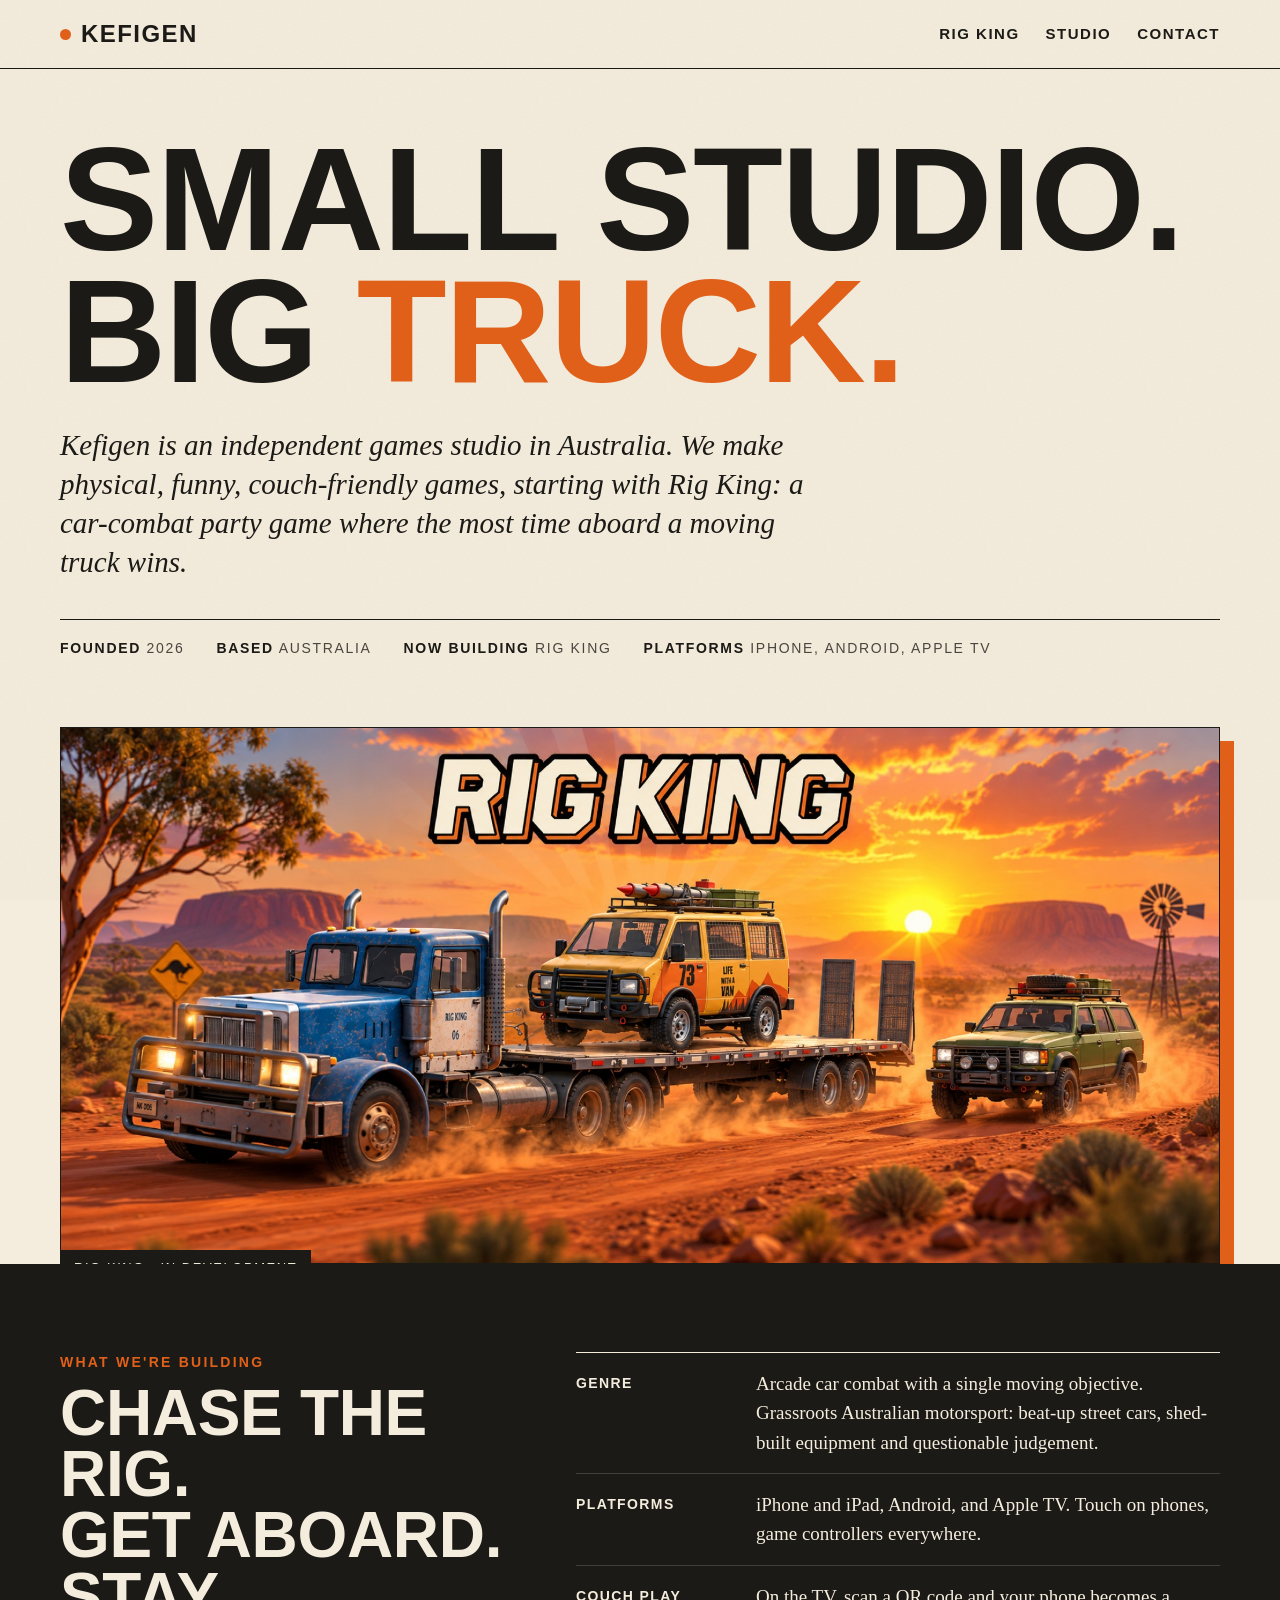
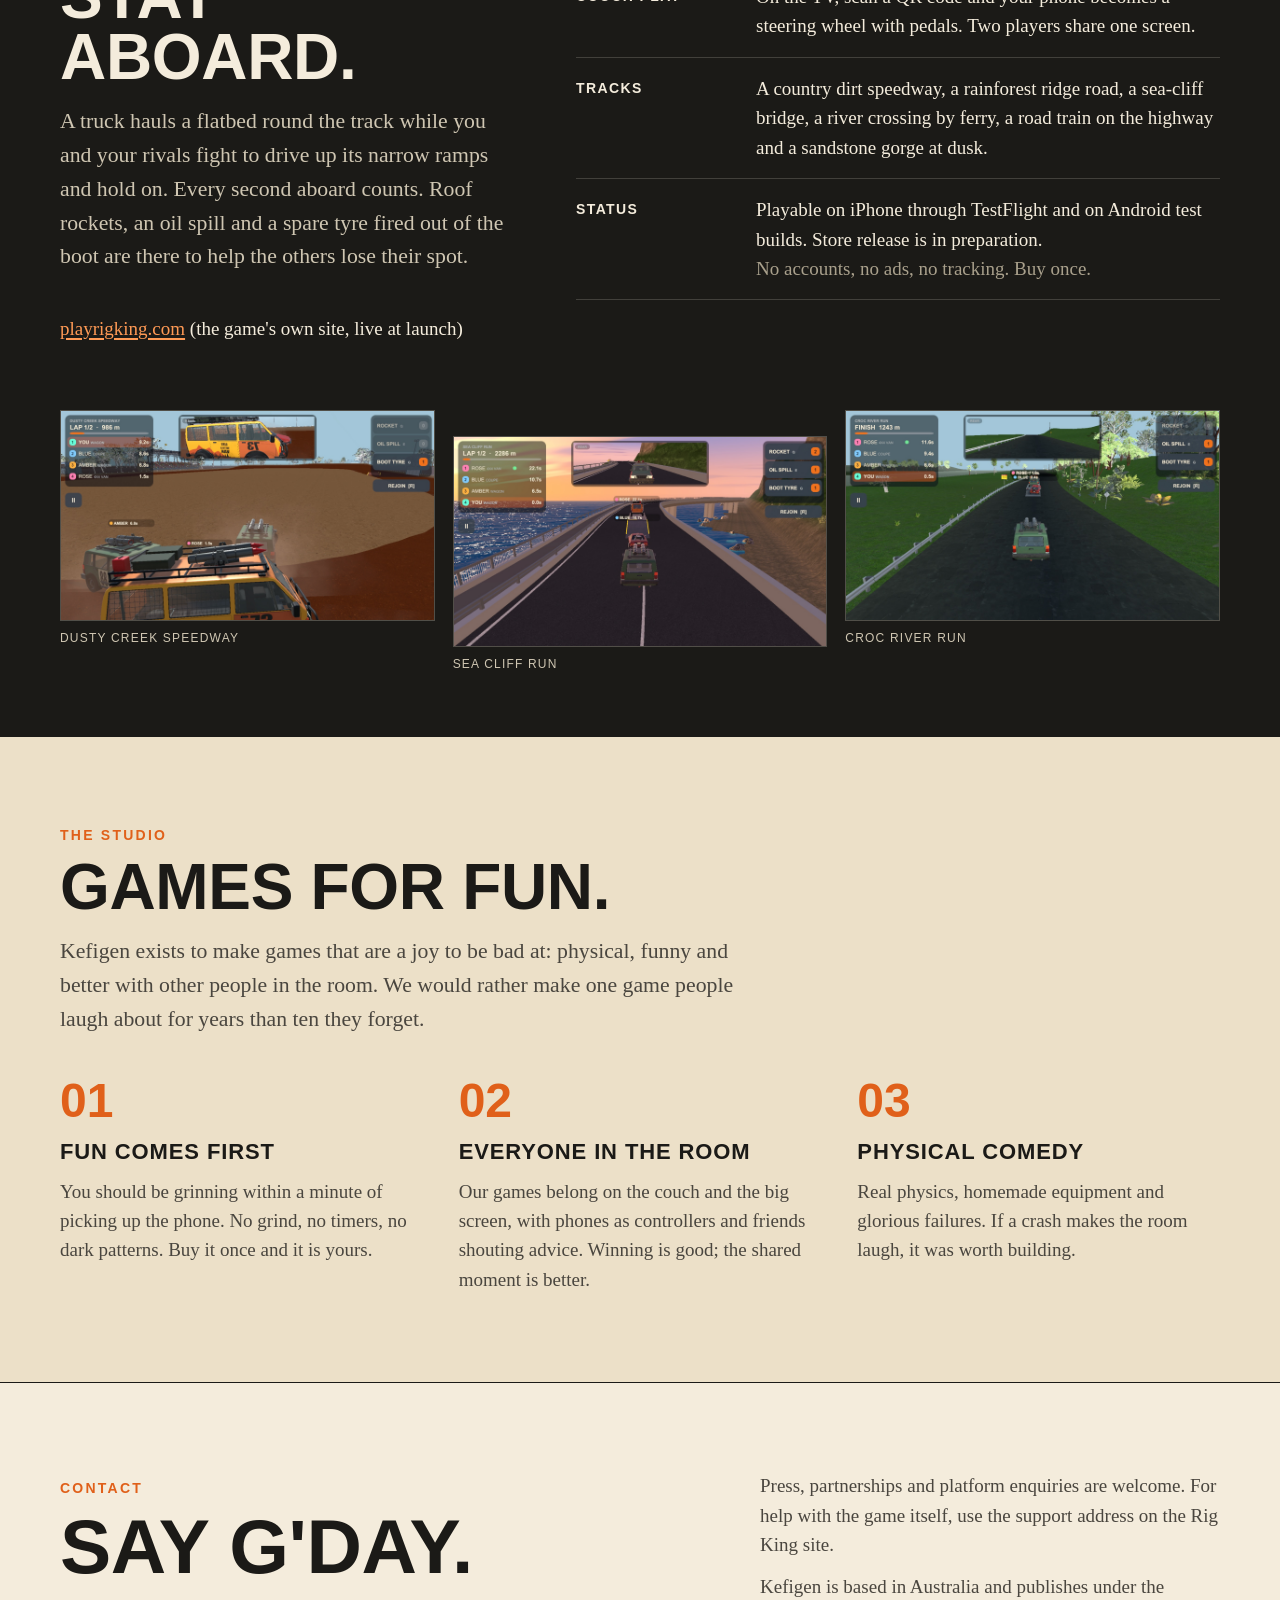
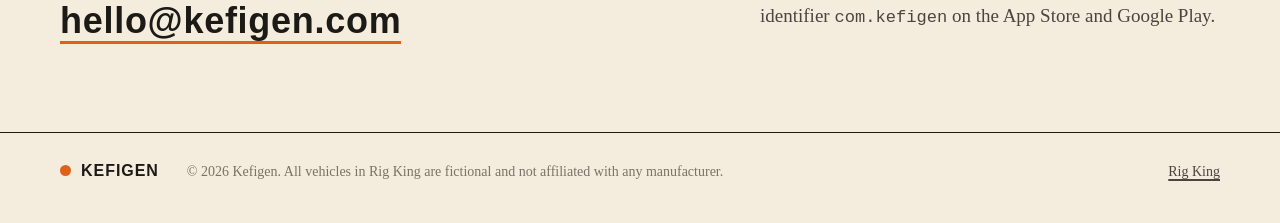
<file: index.html>
<!doctype html>
<html lang="en-AU">
<head>
  <meta charset="utf-8">
  <meta name="viewport" content="width=device-width, initial-scale=1">
  <title>Kefigen: an independent games studio</title>
  <meta name="description" content="Kefigen is an independent games studio in Australia. We are building Rig King, a car-combat party game for iPhone, Android and Apple TV in which the most time aboard a moving truck wins.">
  <meta property="og:title" content="Kefigen">
  <meta property="og:description" content="An independent games studio building Rig King: chase the rig, get aboard, stay aboard.">
  <meta property="og:image" content="https://kefigen.com/assets/rig-king-hero.jpg">
  <meta property="og:url" content="https://kefigen.com/">
  <meta name="twitter:card" content="summary_large_image">
  <meta name="theme-color" content="#f4ecdc">
  <link rel="icon" href="/assets/favicon.svg" type="image/svg+xml">
  <link rel="canonical" href="https://kefigen.com/">
  <link rel="stylesheet" href="/assets/style.css">
</head>
<body>
  <header class="site-header">
    <div class="wrap">
      <a class="wordmark" href="/" aria-label="Kefigen home"><i aria-hidden="true"></i>Kefigen</a>
      <nav class="nav" aria-label="Main">
        <a href="#rig-king">Rig King</a>
        <a href="#studio">Studio</a>
        <a href="#contact">Contact</a>
      </nav>
    </div>
  </header>

  <main>
    <section class="hero" aria-label="Introduction">
      <div class="wrap">
        <h1 class="reveal">Small studio.<br>Big <span class="accent">truck.</span></h1>
        <p class="lede reveal">Kefigen is an independent games studio in Australia. We make physical, funny, couch-friendly games, starting with Rig King: a car-combat party game where the most time aboard a moving truck wins.</p>
        <p class="meta reveal"><span><b>Founded</b> 2026</span><span><b>Based</b> Australia</span><span><b>Now building</b> Rig King</span><span><b>Platforms</b> iPhone, Android, Apple TV</span></p>
        <div class="hero-art reveal">
          <img src="/assets/rig-king-hero.jpg" alt="Rig King key art: a blue truck hauling a flatbed with a yellow van aboard across red outback dirt at sunset, a green wagon chasing" width="2000" height="925" fetchpriority="high">
          <span class="plate">Rig King · in development</span>
        </div>
      </div>
    </section>

    <section id="rig-king" class="ink">
      <div class="wrap">
        <div class="split">
          <div class="sticky">
            <p class="kicker">What we're building</p>
            <h2>Chase the rig.<br>Get aboard.<br>Stay aboard.</h2>
            <p class="intro">A truck hauls a flatbed round the track while you and your rivals fight to drive up its narrow ramps and hold on. Every second aboard counts. Roof rockets, an oil spill and a spare tyre fired out of the boot are there to help the others lose their spot.</p>
            <p><a href="https://playrigking.com/">playrigking.com</a> (the game's own site, live at launch)</p>
          </div>
          <dl class="facts">
            <div><dt>Genre</dt><dd><p>Arcade car combat with a single moving objective. Grassroots Australian motorsport: beat-up street cars, shed-built equipment and questionable judgement.</p></dd></div>
            <div><dt>Platforms</dt><dd><p>iPhone and iPad, Android, and Apple TV. Touch on phones, game controllers everywhere.</p></dd></div>
            <div><dt>Couch play</dt><dd><p>On the TV, scan a QR code and your phone becomes a steering wheel with pedals. Two players share one screen.</p></dd></div>
            <div><dt>Tracks</dt><dd><p>A country dirt speedway, a rainforest ridge road, a sea-cliff bridge, a river crossing by ferry, a road train on the highway and a sandstone gorge at dusk.</p></dd></div>
            <div><dt>Status</dt><dd><p>Playable on iPhone through TestFlight and on Android test builds. Store release is in preparation.</p><p class="mute">No accounts, no ads, no tracking. Buy once.</p></dd></div>
          </dl>
        </div>
        <div class="shots">
          <figure><img src="/assets/dusty-creek.jpg" alt="A pack of cars fighting for the trailer on the red dirt at Dusty Creek Speedway" loading="lazy" width="1600" height="900"><figcaption>Dusty Creek Speedway</figcaption></figure>
          <figure><img src="/assets/sea-cliff.jpg" alt="Racing behind the rig over the sea bridge at Sea Cliff Run at sunrise" loading="lazy" width="1600" height="900"><figcaption>Sea Cliff Run</figcaption></figure>
          <figure><img src="/assets/croc-river.jpg" alt="Cars chasing the rig along the river road at Croc River Run" loading="lazy" width="1600" height="900"><figcaption>Croc River Run</figcaption></figure>
        </div>
      </div>
    </section>

    <section id="studio" class="band">
      <div class="wrap">
        <p class="kicker">The studio</p>
        <h2>Games for fun.</h2>
        <p class="intro">Kefigen exists to make games that are a joy to be bad at: physical, funny and better with other people in the room. We would rather make one game people laugh about for years than ten they forget.</p>
        <div class="cols">
          <div><div class="n">01</div><h3>Fun comes first</h3><p>You should be grinning within a minute of picking up the phone. No grind, no timers, no dark patterns. Buy it once and it is yours.</p></div>
          <div><div class="n">02</div><h3>Everyone in the room</h3><p>Our games belong on the couch and the big screen, with phones as controllers and friends shouting advice. Winning is good; the shared moment is better.</p></div>
          <div><div class="n">03</div><h3>Physical comedy</h3><p>Real physics, homemade equipment and glorious failures. If a crash makes the room laugh, it was worth building.</p></div>
        </div>
      </div>
    </section>

    <section id="contact" class="contact">
      <div class="wrap">
        <div>
          <p class="kicker">Contact</p>
          <h2>Say g'day.</h2>
          <a class="mail" href="mailto:hello@kefigen.com">hello@kefigen.com</a>
        </div>
        <div class="side">
          <p>Press, partnerships and platform enquiries are welcome. For help with the game itself, use the support address on the Rig King site.</p>
          <p>Kefigen is based in Australia and publishes under the identifier <span style="font-family: var(--mono); font-size: .9em;">com.kefigen</span> on the App Store and Google Play.</p>
        </div>
      </div>
    </section>
  </main>

  <footer class="site-footer">
    <div class="wrap">
      <span class="wordmark"><i aria-hidden="true"></i>Kefigen</span>
      <span>© 2026 Kefigen. All vehicles in Rig King are fictional and not affiliated with any manufacturer.</span>
      <span class="right"><a href="https://playrigking.com/">Rig King</a></span>
    </div>
  </footer>
</body>
</html>
</file>
<file: assets/style.css>
/* kefigen.com: a warm, sun-bleached studio letterhead. Cream paper, ink type, one burnt-orange accent.
   Fonts are the sturdy condensed and old-style faces already on the reader's machine: no third-party requests. */
:root {
  --paper: #f4ecdc;
  --paper-2: #ece0c8;
  --paper-3: #e3d4b6;
  --ink: #1b1a17;
  --ink-soft: #4a463f;
  --ink-mute: #7a7366;
  --accent: #e0601a;
  --accent-deep: #b84a12;
  --rule: rgba(27, 26, 23, .16);
  --wrap: 1160px;
  --display: "Avenir Next Condensed", "Helvetica Neue Condensed", "Arial Narrow", "Roboto Condensed", Impact, sans-serif;
  --body: "Iowan Old Style", "Palatino Linotype", "Book Antiqua", Palatino, Georgia, "Times New Roman", serif;
  --mono: "SF Mono", Menlo, Consolas, "Liberation Mono", monospace;
}

* { box-sizing: border-box; }
html { -webkit-text-size-adjust: 100%; scroll-behavior: smooth; }
body {
  margin: 0;
  background: var(--paper);
  color: var(--ink);
  font-family: var(--body);
  font-size: 19px;
  line-height: 1.55;
  position: relative;
}
/* Paper grain */
body::before {
  content: ""; position: fixed; inset: 0; pointer-events: none; z-index: 0; opacity: .5;
  background-image: url("data:image/svg+xml,%3Csvg xmlns='http://www.w3.org/2000/svg' width='160' height='160'%3E%3Cfilter id='n'%3E%3CfeTurbulence type='fractalNoise' baseFrequency='.9' numOctaves='2' stitchTiles='stitch'/%3E%3CfeColorMatrix values='0 0 0 0 0.1 0 0 0 0 0.09 0 0 0 0 0.07 0 0 0 .07 0'/%3E%3C/filter%3E%3Crect width='160' height='160' filter='url(%23n)'/%3E%3C/svg%3E");
}
body > * { position: relative; z-index: 1; }
img { max-width: 100%; height: auto; display: block; }
a { color: var(--accent-deep); text-decoration-thickness: 1.5px; text-underline-offset: 3px; }
a:hover { color: var(--accent); }
:focus-visible { outline: 3px solid var(--accent); outline-offset: 3px; border-radius: 4px; }
.wrap { width: min(var(--wrap), 100% - 32px); margin-inline: auto; }

/* Header */
.site-header { border-bottom: 1.5px solid var(--ink); }
.site-header .wrap { display: flex; align-items: center; gap: 24px; min-height: 68px; }
.wordmark {
  font-family: var(--display); font-weight: 700; text-transform: uppercase; letter-spacing: .06em;
  font-size: 24px; color: var(--ink); text-decoration: none; display: inline-flex; align-items: center; gap: 10px;
}
.wordmark i { width: 11px; height: 11px; border-radius: 50%; background: var(--accent); display: inline-block; }
.nav { margin-left: auto; display: flex; gap: 26px; flex-wrap: wrap; }
.nav a { color: var(--ink); text-decoration: none; font-family: var(--display); text-transform: uppercase; letter-spacing: .1em; font-size: 15px; font-weight: 600; }
.nav a:hover { color: var(--accent); }

/* Hero */
.hero { padding: 64px 0 0; overflow: hidden; }
.hero .wrap { display: grid; grid-template-columns: 1fr; gap: 28px; }
.hero h1 {
  font-family: var(--display); font-weight: 700; text-transform: uppercase; line-height: .9; letter-spacing: -.01em;
  font-size: clamp(56px, 11.5vw, 150px); margin: 0; color: var(--ink);
}
.hero h1 .accent { color: var(--accent); }
.hero .lede {
  font-size: clamp(21px, 2.3vw, 29px); line-height: 1.35; max-width: 760px; margin: 0; color: var(--ink);
  font-style: italic;
}
.hero .meta {
  display: flex; flex-wrap: wrap; gap: 10px 32px; margin: 8px 0 0; padding: 18px 0 0; border-top: 1.5px solid var(--ink);
  font-family: var(--display); text-transform: uppercase; letter-spacing: .12em; font-size: 14px; color: var(--ink-soft);
}
.hero .meta b { color: var(--ink); font-weight: 700; }
.hero-art { margin-top: 40px; position: relative; }
.hero-art img {
  width: 100%; aspect-ratio: 2000 / 925; object-fit: cover;
  border: 1.5px solid var(--ink); box-shadow: 14px 14px 0 var(--accent);
}
.hero-art .plate {
  position: absolute; left: 0; bottom: -22px; background: var(--ink); color: var(--paper);
  font-family: var(--display); text-transform: uppercase; letter-spacing: .12em; font-size: 13px; padding: 8px 14px;
}

/* Staggered reveal on load */
.reveal { opacity: 0; transform: translateY(14px); animation: up .7s cubic-bezier(.2,.7,.2,1) forwards; }
.reveal:nth-child(1) { animation-delay: .05s }
.reveal:nth-child(2) { animation-delay: .18s }
.reveal:nth-child(3) { animation-delay: .3s }
.reveal:nth-child(4) { animation-delay: .42s }
@keyframes up { to { opacity: 1; transform: none; } }

/* Sections */
section { padding: 88px 0; }
section.ink { background: var(--ink); color: var(--paper); }
section.ink a { color: #ff9a55; }
section.band { background: var(--paper-2); border-top: 1.5px solid var(--ink); border-bottom: 1.5px solid var(--ink); }
.kicker { font-family: var(--display); color: var(--accent); font-weight: 700; letter-spacing: .16em; text-transform: uppercase; font-size: 14px; margin: 0 0 10px; }
h2 {
  font-family: var(--display); font-weight: 700; text-transform: uppercase; letter-spacing: -.005em;
  font-size: clamp(36px, 5vw, 64px); line-height: .95; margin: 0 0 18px;
}
h3 { font-family: var(--display); font-weight: 700; text-transform: uppercase; letter-spacing: .04em; font-size: 22px; margin: 0 0 8px; }
.intro { font-size: clamp(19px, 1.7vw, 22px); max-width: 720px; margin: 0 0 40px; color: var(--ink-soft); }
.ink .intro { color: #cfc6b2; }

.split { display: grid; grid-template-columns: 5fr 7fr; gap: 56px; align-items: start; }
.split .sticky { position: sticky; top: 24px; }

.facts { list-style: none; margin: 0; padding: 0; border-top: 1.5px solid currentColor; }
.facts > div { display: grid; grid-template-columns: 160px 1fr; gap: 20px; padding: 16px 0; border-bottom: 1px solid var(--rule); }
.ink .facts > div { border-bottom-color: rgba(244,236,220,.18); }
.facts dt, .facts b { font-family: var(--display); text-transform: uppercase; letter-spacing: .1em; font-size: 14px; font-weight: 700; padding-top: 4px; }
.facts p, .facts dd { margin: 0; }
.facts .mute { color: var(--ink-mute); }
.ink .facts .mute { color: #a9a08c; }

.shots { display: grid; grid-template-columns: repeat(3, 1fr); gap: 18px; margin-top: 48px; }
.shots figure { margin: 0; }
.shots img { aspect-ratio: 16 / 9; object-fit: cover; width: 100%; border: 1.5px solid rgba(244,236,220,.25); }
.shots figcaption { font-family: var(--display); text-transform: uppercase; letter-spacing: .1em; font-size: 12px; margin-top: 8px; color: #cfc6b2; }
.shots figure:nth-child(2) { transform: translateY(26px); }

.cols { display: grid; grid-template-columns: repeat(3, 1fr); gap: 36px; }
.cols p { margin: 0; color: var(--ink-soft); }
.cols .n { font-family: var(--display); font-size: 48px; line-height: 1; color: var(--accent); font-weight: 700; margin-bottom: 10px; }

/* Contact */
.contact .wrap { display: grid; grid-template-columns: 7fr 5fr; gap: 56px; align-items: end; }
.contact h2 { font-size: clamp(40px, 6vw, 84px); }
.contact .mail {
  font-family: var(--display); font-weight: 700; font-size: clamp(22px, 3vw, 36px); letter-spacing: .02em;
  text-decoration: none; color: var(--ink); border-bottom: 3px solid var(--accent); display: inline-block; line-height: 1.1;
}
.contact .mail:hover { color: var(--accent); }
.contact .side { color: var(--ink-soft); }
.contact .side p { margin: 0 0 12px; }

/* Footer */
.site-footer { border-top: 1.5px solid var(--ink); padding: 26px 0 40px; font-size: 14px; color: var(--ink-mute); }
.site-footer .wrap { display: flex; flex-wrap: wrap; gap: 10px 28px; align-items: baseline; }
.site-footer .wordmark { font-size: 16px; }
.site-footer a { color: var(--ink-soft); }
.site-footer .right { margin-left: auto; }

/* 404 */
.lost { padding: 120px 0; text-align: left; }
.lost h1 { font-family: var(--display); text-transform: uppercase; font-size: clamp(48px, 10vw, 140px); line-height: .9; margin: 0 0 20px; }

@media (max-width: 900px) {
  .split, .contact .wrap { grid-template-columns: 1fr; gap: 36px; }
  .split .sticky { position: static; }
  .shots { grid-template-columns: 1fr 1fr; }
  .shots figure:nth-child(2) { transform: none; }
  .cols { grid-template-columns: 1fr; gap: 28px; }
}
@media (max-width: 620px) {
  body { font-size: 17px; }
  .site-header .wrap { flex-wrap: wrap; padding: 12px 0; gap: 10px; }
  .nav { margin-left: 0; gap: 16px; }
  section { padding: 60px 0; }
  .hero { padding-top: 40px; }
  .hero-art img { box-shadow: 8px 8px 0 var(--accent); }
  .facts > div { grid-template-columns: 1fr; gap: 4px; }
  .shots { grid-template-columns: 1fr; }
  .site-footer .right { margin-left: 0; }
}
@media (prefers-reduced-motion: reduce) {
  html { scroll-behavior: auto; }
  .reveal { animation: none; opacity: 1; transform: none; }
}
</file>
